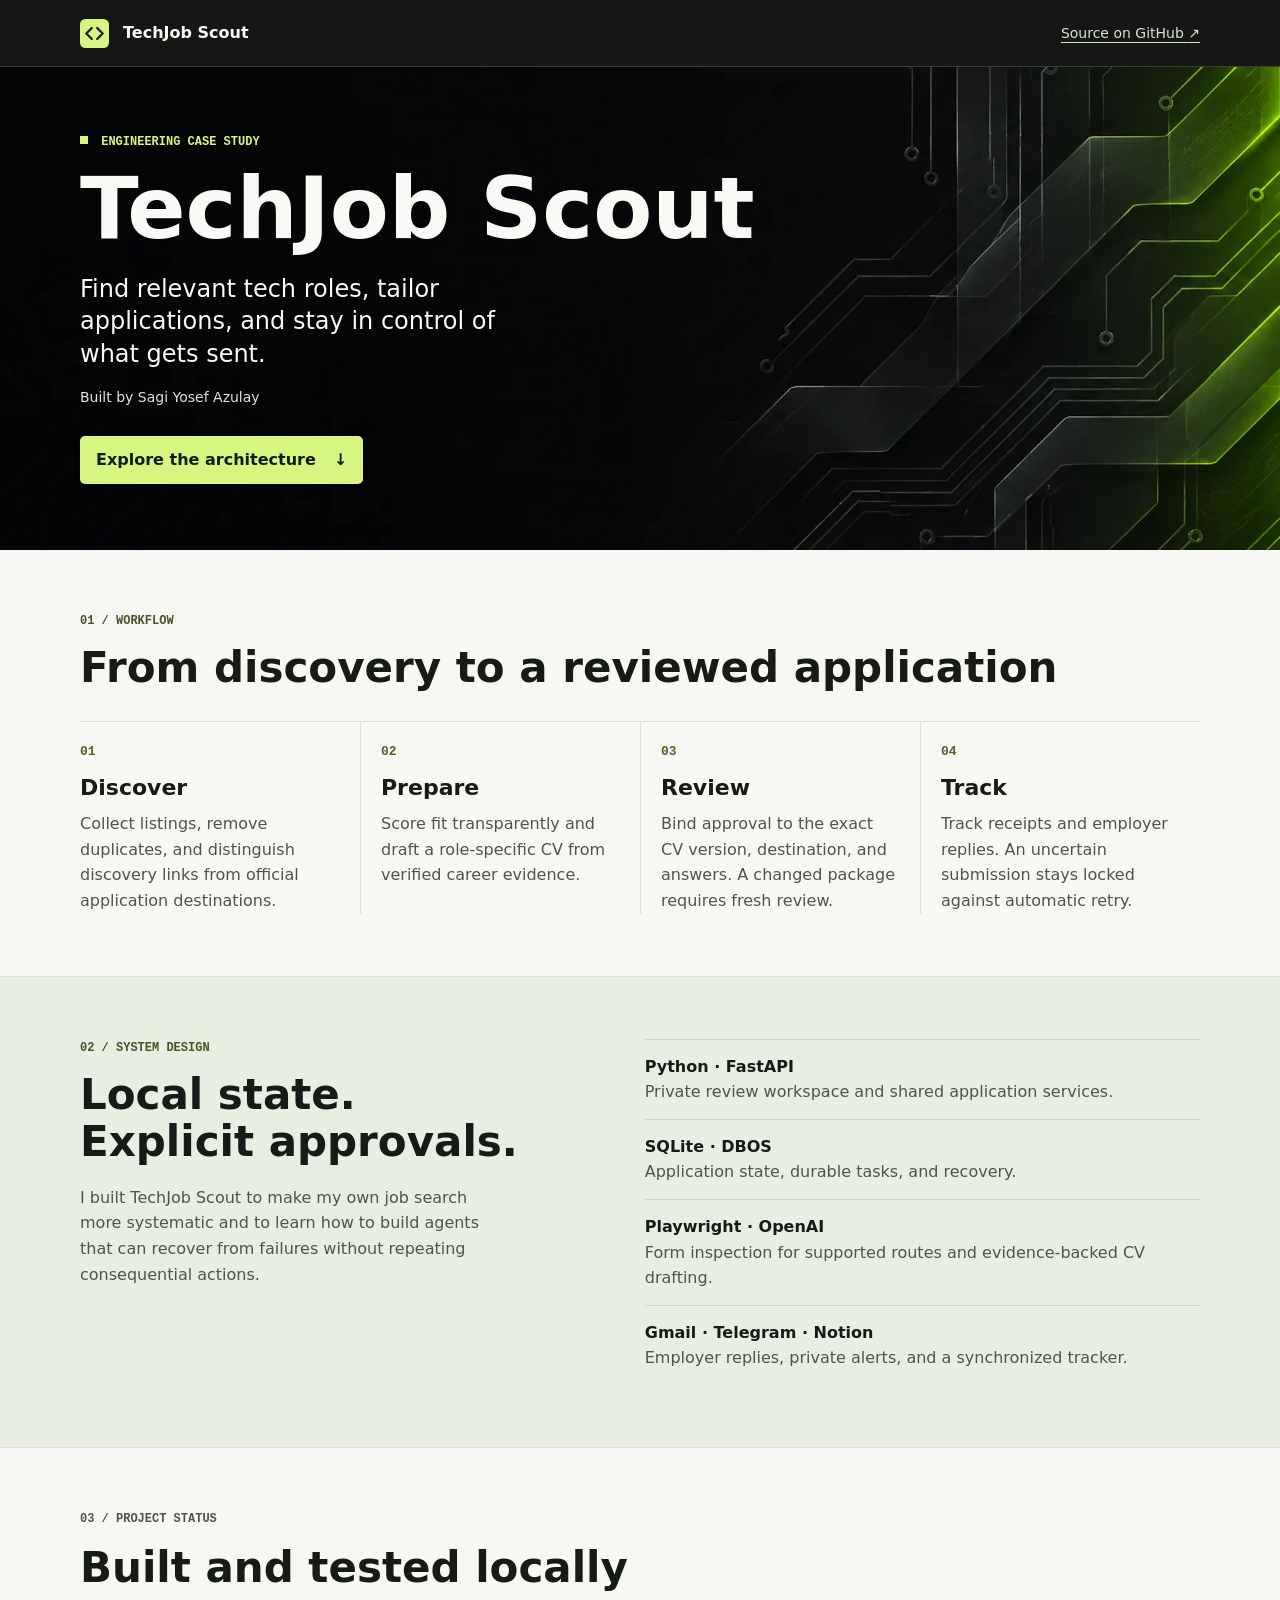
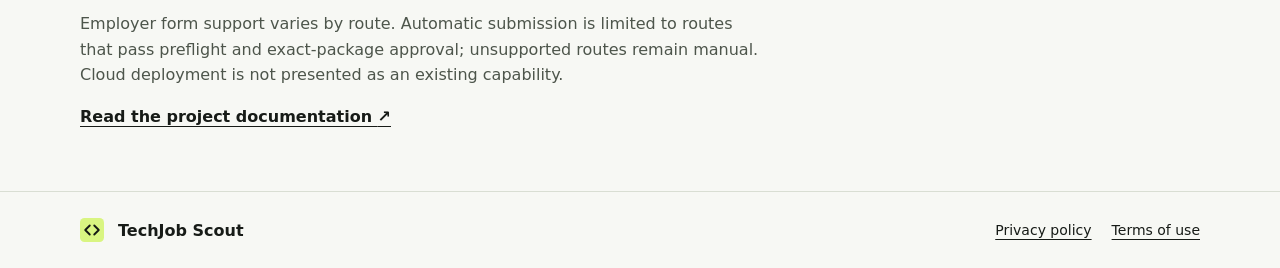
<file: index.html>
<!doctype html>
<html lang="en">
<head>
<meta charset="utf-8">
<meta name="viewport" content="width=device-width, initial-scale=1">
<meta name="description" content="TechJob Scout is Sagi Yosef Azulay’s local-first job-search agent, built around human review and durable workflows.">
<meta name="theme-color" content="#141714">
<title>TechJob Scout | Engineering Case Study</title>
<link rel="icon" href="mark.svg" type="image/svg+xml">
<link rel="stylesheet" href="style.css">
</head>
<body>
<header class="top"><nav class="wrap" aria-label="Main navigation"><a class="brand" href="./"><img src="mark.svg" alt="" width="29" height="29">TechJob Scout</a><a class="source" href="https://github.com/sagir567/BackendScout">Source on GitHub <span aria-hidden="true">↗</span></a></nav></header>
<main>
<section class="hero">
  <div class="wrap">
    <p class="eyebrow"><span class="signal"></span> ENGINEERING CASE STUDY</p>
    <h1>TechJob Scout</h1>
    <p class="lede">Find relevant tech roles, tailor applications, and stay in control of what gets sent.</p>
    <p class="byline">Built by Sagi Yosef Azulay</p>
    <a class="cta" href="#architecture">Explore the architecture <span aria-hidden="true">↓</span></a>
  </div>
</section>
<section class="wrap section" id="architecture">
  <p class="eyebrow">01 / WORKFLOW</p>
  <h2>From discovery to a reviewed application</h2>
  <ol class="steps">
    <li><span>01</span><h3>Discover</h3><p>Collect listings, remove duplicates, and distinguish discovery links from official application destinations.</p></li>
    <li><span>02</span><h3>Prepare</h3><p>Score fit transparently and draft a role-specific CV from verified career evidence.</p></li>
    <li><span>03</span><h3>Review</h3><p>Bind approval to the exact CV version, destination, and answers. A changed package requires fresh review.</p></li>
    <li><span>04</span><h3>Track</h3><p>Track receipts and employer replies. An uncertain submission stays locked against automatic retry.</p></li>
  </ol>
</section>
<section class="system">
  <div class="wrap section system-grid">
    <div><p class="eyebrow">02 / SYSTEM DESIGN</p><h2>Local state.<br>Explicit approvals.</h2><p>I built TechJob Scout to make my own job search more systematic and to learn how to build agents that can recover from failures without repeating consequential actions.</p></div>
    <dl>
      <div><dt>Python · FastAPI</dt><dd>Private review workspace and shared application services.</dd></div>
      <div><dt>SQLite · DBOS</dt><dd>Application state, durable tasks, and recovery.</dd></div>
      <div><dt>Playwright · OpenAI</dt><dd>Form inspection for supported routes and evidence-backed CV drafting.</dd></div>
      <div><dt>Gmail · Telegram · Notion</dt><dd>Employer replies, private alerts, and a synchronized tracker.</dd></div>
    </dl>
  </div>
</section>
<section class="wrap section status"><p class="eyebrow">03 / PROJECT STATUS</p><h2>Built and tested locally</h2><p>Employer form support varies by route. Automatic submission is limited to routes that pass preflight and exact-package approval; unsupported routes remain manual. Cloud deployment is not presented as an existing capability.</p><a href="https://github.com/sagir567/BackendScout">Read the project documentation <span aria-hidden="true">↗</span></a></section>
</main>
<footer><div class="wrap foot"><a class="brand" href="./"><img src="mark.svg" alt="" width="24" height="24">TechJob Scout</a><nav aria-label="Site policies"><a href="privacy.html">Privacy policy</a><a href="terms.html">Terms of use</a></nav></div></footer>
</body>
</html>
</file>
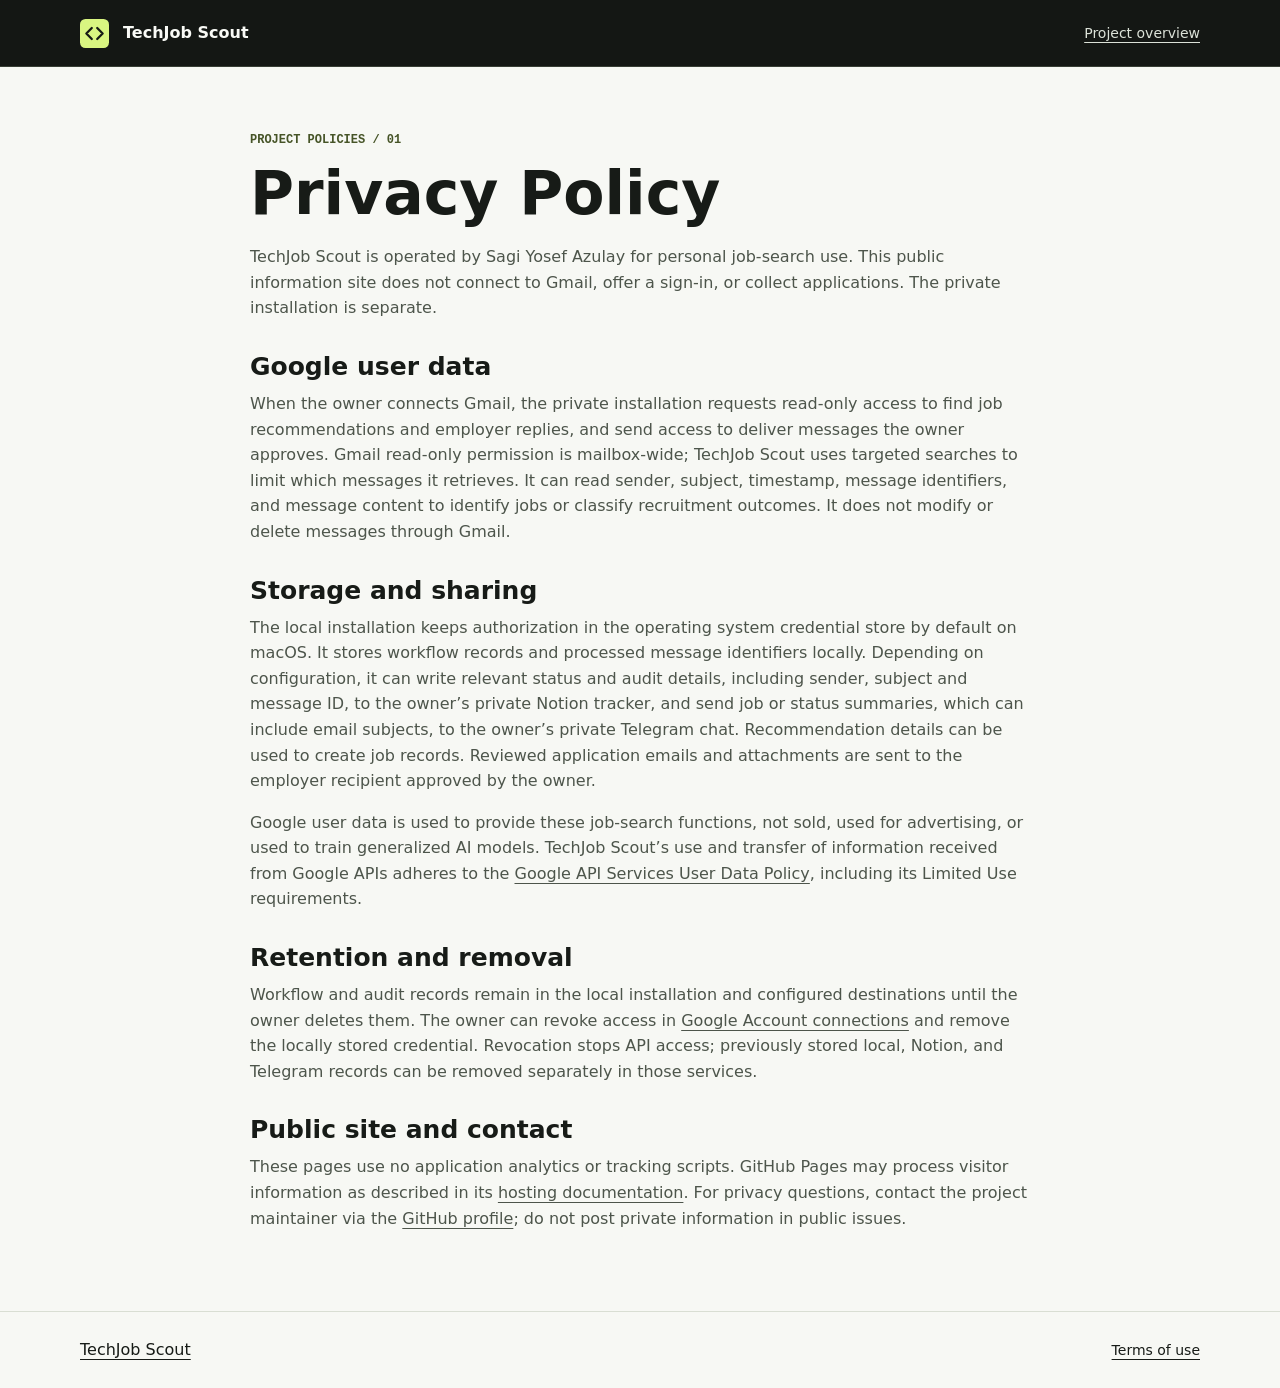
<file: privacy.html>
<!doctype html>
<html lang="en">
<head><meta charset="utf-8"><meta name="viewport" content="width=device-width, initial-scale=1"><title>Privacy Policy | TechJob Scout</title><link rel="icon" href="mark.svg" type="image/svg+xml"><link rel="stylesheet" href="style.css"></head>
<body>
<header class="top"><nav class="wrap" aria-label="Main navigation"><a class="brand" href="./"><img src="mark.svg" alt="" width="29" height="29">TechJob Scout</a><a class="source" href="./">Project overview</a></nav></header>
<main class="wrap policy">
<p class="eyebrow">PROJECT POLICIES / 01</p><h1>Privacy Policy</h1>
<p>TechJob Scout is operated by Sagi Yosef Azulay for personal job-search use. This public information site does not connect to Gmail, offer a sign-in, or collect applications. The private installation is separate.</p>
<h2>Google user data</h2>
<p>When the owner connects Gmail, the private installation requests read-only access to find job recommendations and employer replies, and send access to deliver messages the owner approves. Gmail read-only permission is mailbox-wide; TechJob Scout uses targeted searches to limit which messages it retrieves. It can read sender, subject, timestamp, message identifiers, and message content to identify jobs or classify recruitment outcomes. It does not modify or delete messages through Gmail.</p>
<h2>Storage and sharing</h2>
<p>The local installation keeps authorization in the operating system credential store by default on macOS. It stores workflow records and processed message identifiers locally. Depending on configuration, it can write relevant status and audit details, including sender, subject and message ID, to the owner’s private Notion tracker, and send job or status summaries, which can include email subjects, to the owner’s private Telegram chat. Recommendation details can be used to create job records. Reviewed application emails and attachments are sent to the employer recipient approved by the owner.</p>
<p>Google user data is used to provide these job-search functions, not sold, used for advertising, or used to train generalized AI models. TechJob Scout’s use and transfer of information received from Google APIs adheres to the <a href="https://developers.google.com/terms/api-services-user-data-policy">Google API Services User Data Policy</a>, including its Limited Use requirements.</p>
<h2>Retention and removal</h2>
<p>Workflow and audit records remain in the local installation and configured destinations until the owner deletes them. The owner can revoke access in <a href="https://myaccount.google.com/connections">Google Account connections</a> and remove the locally stored credential. Revocation stops API access; previously stored local, Notion, and Telegram records can be removed separately in those services.</p>
<h2>Public site and contact</h2>
<p>These pages use no application analytics or tracking scripts. GitHub Pages may process visitor information as described in its <a href="https://docs.github.com/en/pages/getting-started-with-github-pages/what-is-github-pages#data-collection">hosting documentation</a>. For privacy questions, contact the project maintainer via the <a href="https://github.com/sagir567">GitHub profile</a>; do not post private information in public issues.</p>
</main>
<footer><div class="wrap foot"><a href="./">TechJob Scout</a><nav aria-label="Site policies"><a href="terms.html">Terms of use</a></nav></div></footer>
</body>
</html>
</file>
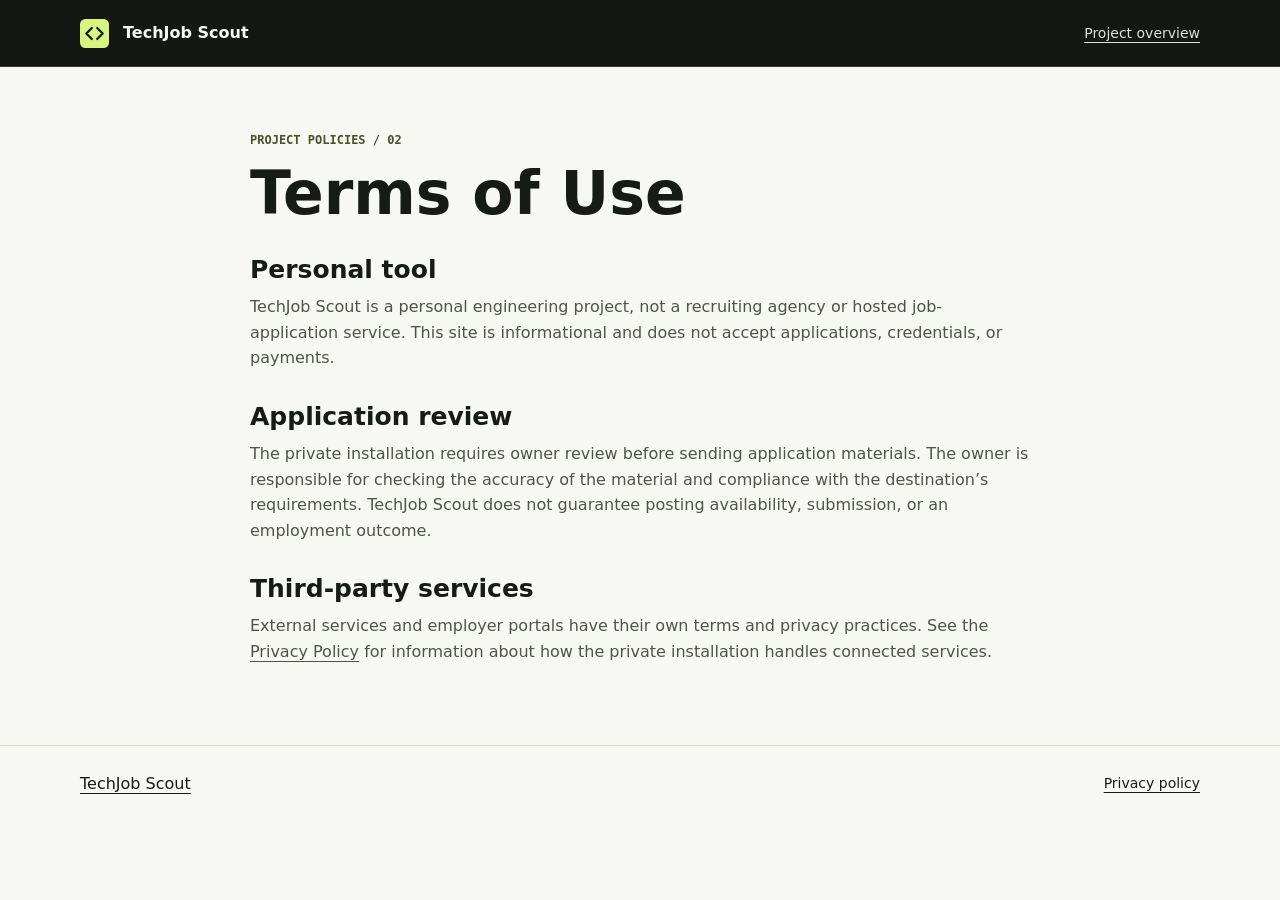
<file: terms.html>
<!doctype html>
<html lang="en">
<head><meta charset="utf-8"><meta name="viewport" content="width=device-width, initial-scale=1"><title>Terms of Use | TechJob Scout</title><link rel="icon" href="mark.svg" type="image/svg+xml"><link rel="stylesheet" href="style.css"></head>
<body>
<header class="top"><nav class="wrap" aria-label="Main navigation"><a class="brand" href="./"><img src="mark.svg" alt="" width="29" height="29">TechJob Scout</a><a class="source" href="./">Project overview</a></nav></header>
<main class="wrap policy">
<p class="eyebrow">PROJECT POLICIES / 02</p><h1>Terms of Use</h1>
<h2>Personal tool</h2><p>TechJob Scout is a personal engineering project, not a recruiting agency or hosted job-application service. This site is informational and does not accept applications, credentials, or payments.</p>
<h2>Application review</h2><p>The private installation requires owner review before sending application materials. The owner is responsible for checking the accuracy of the material and compliance with the destination’s requirements. TechJob Scout does not guarantee posting availability, submission, or an employment outcome.</p>
<h2>Third-party services</h2><p>External services and employer portals have their own terms and privacy practices. See the <a href="privacy.html">Privacy Policy</a> for information about how the private installation handles connected services.</p>
</main>
<footer><div class="wrap foot"><a href="./">TechJob Scout</a><nav aria-label="Site policies"><a href="privacy.html">Privacy policy</a></nav></div></footer>
</body>
</html>
</file>
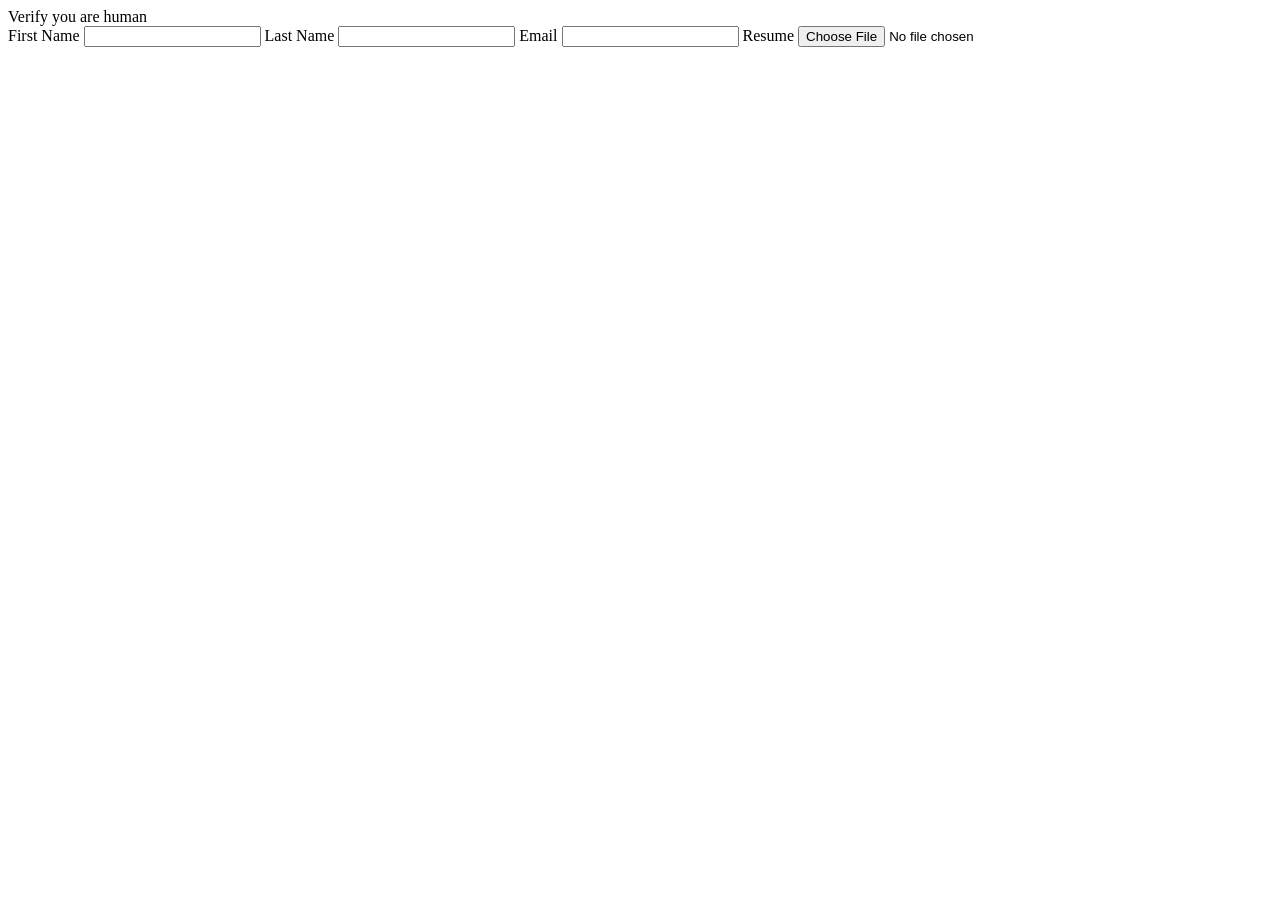
<file: tests/fixtures/verification_handoff.html>
<!doctype html>
<html lang="en">
  <head>
    <meta charset="utf-8">
    <title>BackendScout verification handoff fixture</title>
  </head>
  <body>
    <div id="verification">Verify you are human</div>
    <form>
      <label>First Name <input name="first_name" required></label>
      <label>Last Name <input name="last_name" required></label>
      <label>Email <input name="email" type="email" required></label>
      <label>Resume <input name="resume" type="file" required></label>
    </form>
    <script>
      window.setTimeout(() => {
        document.querySelector("#verification").remove();
      }, 1500);
    </script>
  </body>
</html>
</file>
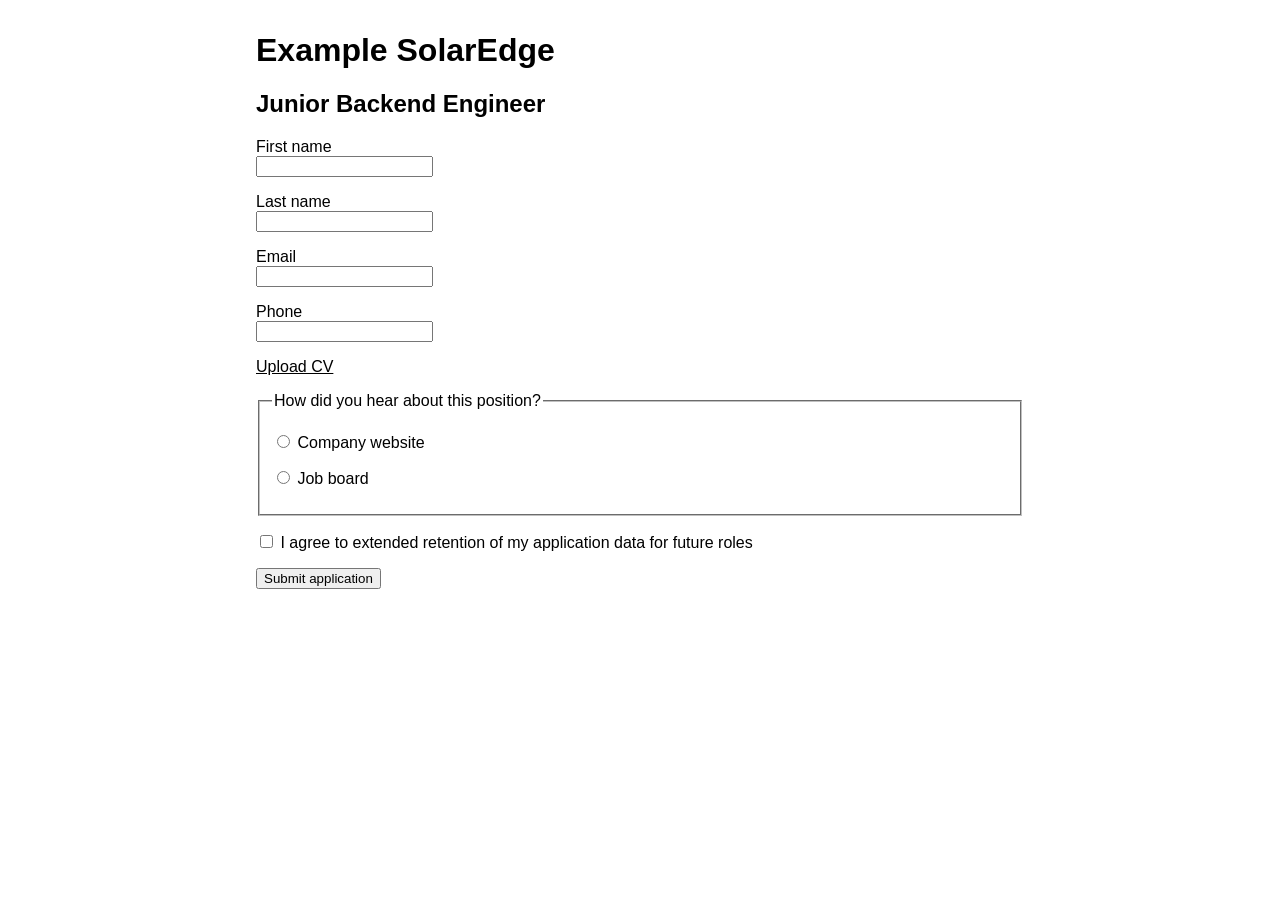
<file: tests/fixtures/employer_forms/comeet-form.html>
<!doctype html>
<html lang="en">
  <head>
    <meta charset="utf-8">
    <meta name="viewport" content="width=device-width, initial-scale=1">
    <meta http-equiv="Content-Security-Policy" content="default-src 'none'; script-src 'unsafe-inline'; style-src 'unsafe-inline'; form-action 'none'; base-uri 'none'">
    <title>Example SolarEdge | Junior Backend Engineer</title>
    <script type="application/ld+json">
      {
        "@context": "https://schema.org",
        "@type": "JobPosting",
        "title": "Junior Backend Engineer",
        "hiringOrganization": {"@type": "Organization", "name": "Example SolarEdge"}
      }
    </script>
    <style>
      body { max-width: 48rem; margin: 2rem auto; padding: 0 1rem; font-family: sans-serif; }
      label { display: block; margin: 1rem 0; }
      input:not([type="radio"]):not([type="checkbox"]) { display: block; max-width: 100%; }
      [hidden] { display: none !important; }
      label[for="cv"] { cursor: pointer; text-decoration: underline; }
    </style>
  </head>
  <body>
    <main>
      <h1>Example SolarEdge</h1>
      <h2 id="job-title">Junior Backend Engineer</h2>
      <form id="application-form" aria-labelledby="job-title" method="post">
        <label for="first-name">First name
          <input id="first-name" name="first_name" autocomplete="given-name" required>
        </label>
        <label for="last-name">Last name
          <input id="last-name" name="last_name" autocomplete="family-name" required>
        </label>
        <label for="email">Email
          <input id="email" name="email" type="email" autocomplete="email" required>
        </label>
        <label for="phone">Phone
          <input id="phone" name="phone" type="tel" autocomplete="tel" required>
        </label>
        <input id="cv" name="cv" type="file" accept=".pdf,.doc,.docx" required hidden>
        <label for="cv">Upload CV</label>
        <fieldset>
          <legend>How did you hear about this position?</legend>
          <label for="source-site">
            <input id="source-site" name="source" type="radio" value="site" required>
            Company website
          </label>
          <label for="source-board">
            <input id="source-board" name="source" type="radio" value="board" required>
            Job board
          </label>
        </fieldset>
        <label for="retention">
          <input id="retention" name="extended_data_retention" type="checkbox">
          I agree to extended retention of my application data for future roles
        </label>
        <button type="submit">Submit application</button>
      </form>
    </main>
    <script>
      window.sent = 0;
      window.received = null;
      const form = document.getElementById("application-form");
      form.onsubmit = (event) => {
        event.preventDefault();
        const file = form.querySelector('input[type="file"]').files[0];
        window.sent += 1;
        window.received = {
          filename: file ? file.name : "",
          size: file ? file.size : 0,
          marketing: false,
          answers: Object.fromEntries([...new FormData(form)].filter(([, value]) => typeof value === "string"))
        };
        window.setTimeout(() => {
          const receipt = document.createElement("p");
          receipt.id = "receipt";
          receipt.setAttribute("role", "status");
          receipt.textContent = "Your application has been submitted. Good luck!";
          form.after(receipt);
        }, 150);
      };
    </script>
  </body>
</html>
</file>
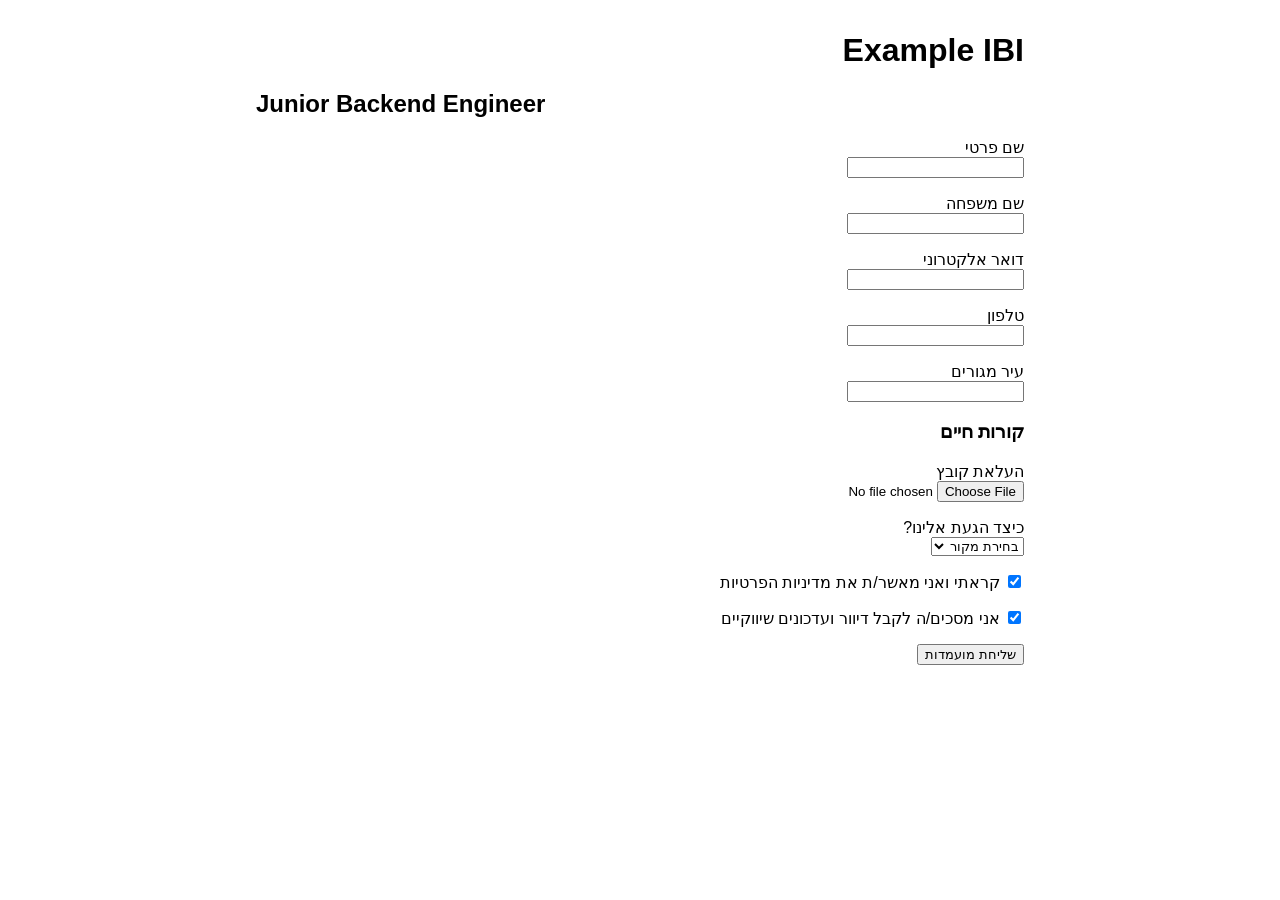
<file: tests/fixtures/employer_forms/ibi.html>
<!doctype html>
<html lang="he" dir="rtl">
  <head>
    <meta charset="utf-8">
    <meta name="viewport" content="width=device-width, initial-scale=1">
    <meta http-equiv="Content-Security-Policy" content="default-src 'none'; script-src 'unsafe-inline'; style-src 'unsafe-inline'; form-action 'none'; base-uri 'none'">
    <title>Example IBI | Junior Backend Engineer</title>
    <script type="application/ld+json">
      {
        "@context": "https://schema.org",
        "@type": "JobPosting",
        "title": "Junior Backend Engineer",
        "hiringOrganization": {"@type": "Organization", "name": "Example IBI"}
      }
    </script>
    <style>
      body { max-width: 48rem; margin: 2rem auto; padding: 0 1rem; font-family: sans-serif; }
      label { display: block; margin: 1rem 0; }
      input:not([type="checkbox"]), select { display: block; max-width: 100%; }
    </style>
  </head>
  <body>
    <main>
      <h1>Example IBI</h1>
      <h2 id="job-title" dir="ltr">Junior Backend Engineer</h2>
      <form id="application-form" aria-labelledby="job-title" method="post">
        <label for="given-name">שם פרטי
          <input id="given-name" name="given_name" autocomplete="given-name" required>
        </label>
        <label for="family-name">שם משפחה
          <input id="family-name" name="family_name" autocomplete="family-name" required>
        </label>
        <label for="email">דואר אלקטרוני
          <input id="email" name="email" type="email" autocomplete="email" required>
        </label>
        <label for="phone">טלפון
          <input id="phone" name="phone" type="tel" autocomplete="tel" required>
        </label>
        <label for="city">עיר מגורים
          <input id="city" name="city" autocomplete="address-level2">
        </label>
        <section aria-labelledby="cv-heading">
          <h3 id="cv-heading">קורות חיים</h3>
          <label for="attachment">העלאת קובץ
            <input id="attachment" name="attachment" type="file" accept=".pdf,.doc,.docx" required>
          </label>
        </section>
        <label for="source">כיצד הגעת אלינו?
          <select id="source" name="source" required>
            <option value="">בחירת מקור</option>
            <option value="site">אתר החברה</option>
            <option value="board">לוח דרושים</option>
          </select>
        </label>
        <label for="privacy">
          <input id="privacy" name="Privacy_Policy_Approval__c" type="checkbox" checked required>
          קראתי ואני מאשר/ת את מדיניות הפרטיות
        </label>
        <label for="marketing">
          <input id="marketing" name="Mailing_Consent__c" type="checkbox" checked>
          אני מסכים/ה לקבל דיוור ועדכונים שיווקיים
        </label>
        <button type="submit">שליחת מועמדות</button>
      </form>
    </main>
    <script>
      window.sent = 0;
      window.received = null;
      const form = document.getElementById("application-form");
      form.onsubmit = (event) => {
        event.preventDefault();
        const file = form.querySelector('input[type="file"]').files[0];
        const receipt = {
          filename: file ? file.name : "",
          size: file ? file.size : 0,
          marketing: form.elements.namedItem("Mailing_Consent__c").checked,
          answers: Object.fromEntries([...new FormData(form)].filter(([, value]) => typeof value === "string"))
        };
        window.sent += 1;
        window.received = receipt;
        form.reset();
        window.setTimeout(() => {
          const message = document.createElement("p");
          message.id = "receipt";
          message.setAttribute("role", "status");
          message.textContent = "ההודעה נשלחה.";
          form.after(message);
        }, 150);
      };
    </script>
  </body>
</html>
</file>
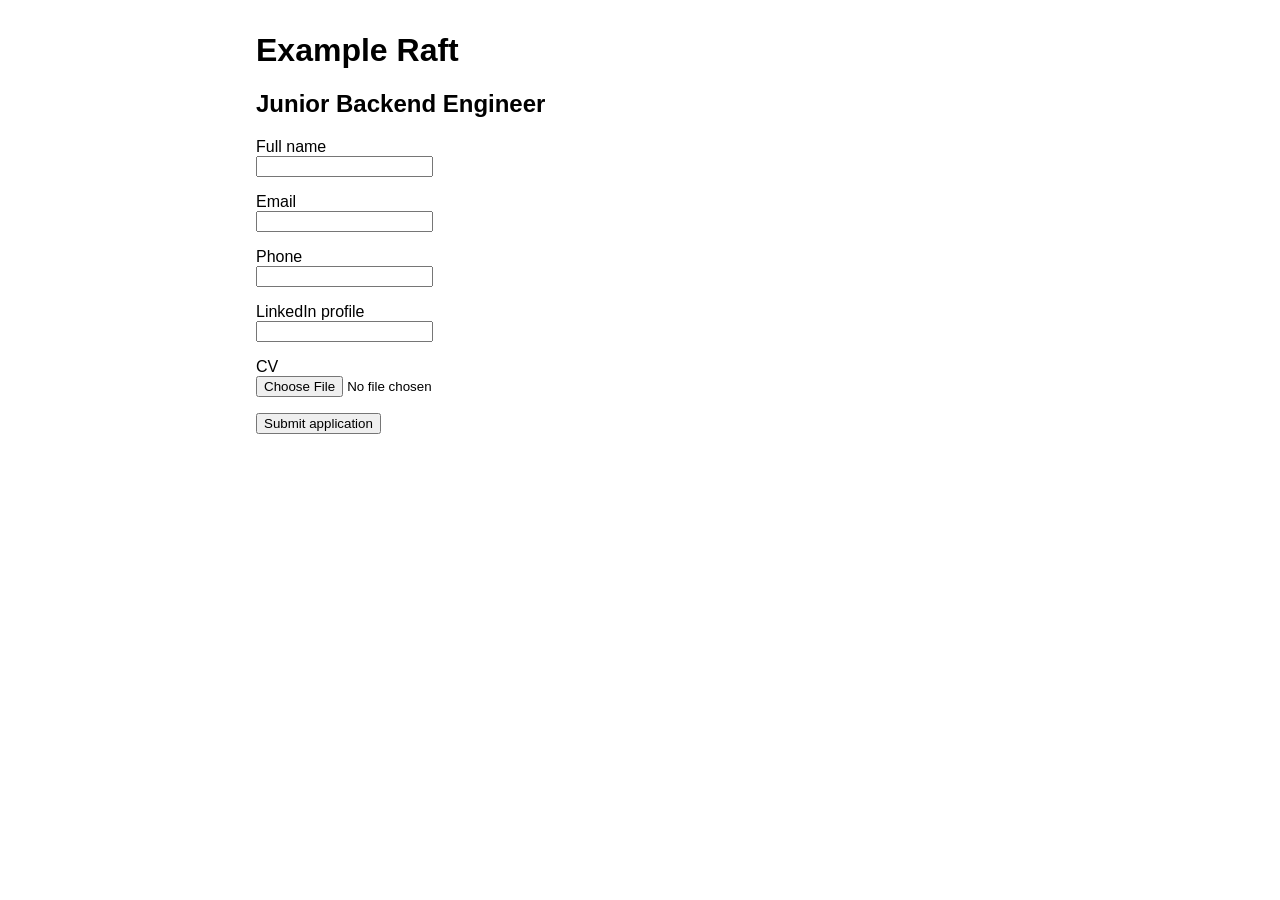
<file: tests/fixtures/employer_forms/raft.html>
<!doctype html>
<html lang="en">
  <head>
    <meta charset="utf-8">
    <meta name="viewport" content="width=device-width, initial-scale=1">
    <meta http-equiv="Content-Security-Policy" content="default-src 'none'; script-src 'unsafe-inline'; style-src 'unsafe-inline'; form-action 'none'; base-uri 'none'">
    <title>Example Raft | Junior Backend Engineer</title>
    <script type="application/ld+json">
      {
        "@context": "https://schema.org",
        "@type": "JobPosting",
        "title": "Junior Backend Engineer",
        "hiringOrganization": {"@type": "Organization", "name": "Example Raft"}
      }
    </script>
    <style>
      body { max-width: 48rem; margin: 2rem auto; padding: 0 1rem; font-family: sans-serif; }
      label { display: block; margin: 1rem 0; }
      input { display: block; max-width: 100%; }
    </style>
  </head>
  <body>
    <main>
      <h1>Example Raft</h1>
      <h2 id="job-title">Junior Backend Engineer</h2>
      <form id="application-form" aria-labelledby="job-title" method="post">
        <label for="full-name">Full name
          <input id="full-name" name="full_name" autocomplete="name" required>
        </label>
        <label for="email">Email
          <input id="email" name="email" type="email" autocomplete="email" required>
        </label>
        <label for="phone">Phone
          <input id="phone" name="phone" type="tel" autocomplete="tel" required>
        </label>
        <label for="linkedin">LinkedIn profile
          <input id="linkedin" name="linkedin" type="url">
        </label>
        <label for="cv">CV
          <input id="cv" name="cv" type="file" accept=".pdf,.doc,.docx" required>
        </label>
        <button type="submit">Submit application</button>
      </form>
    </main>
    <script>
      window.sent = 0;
      window.received = null;
      const form = document.getElementById("application-form");
      form.onsubmit = (event) => {
        event.preventDefault();
        const file = form.querySelector('input[type="file"]').files[0];
        window.sent += 1;
        window.received = {
          filename: file ? file.name : "",
          size: file ? file.size : 0,
          marketing: false,
          answers: Object.fromEntries([...new FormData(form)].filter(([, value]) => typeof value === "string"))
        };
        window.setTimeout(() => {
          const receipt = document.createElement("p");
          receipt.id = "receipt";
          receipt.setAttribute("role", "status");
          receipt.textContent = "Your form has been successfully submitted";
          form.after(receipt);
        }, 150);
      };
    </script>
  </body>
</html>
</file>
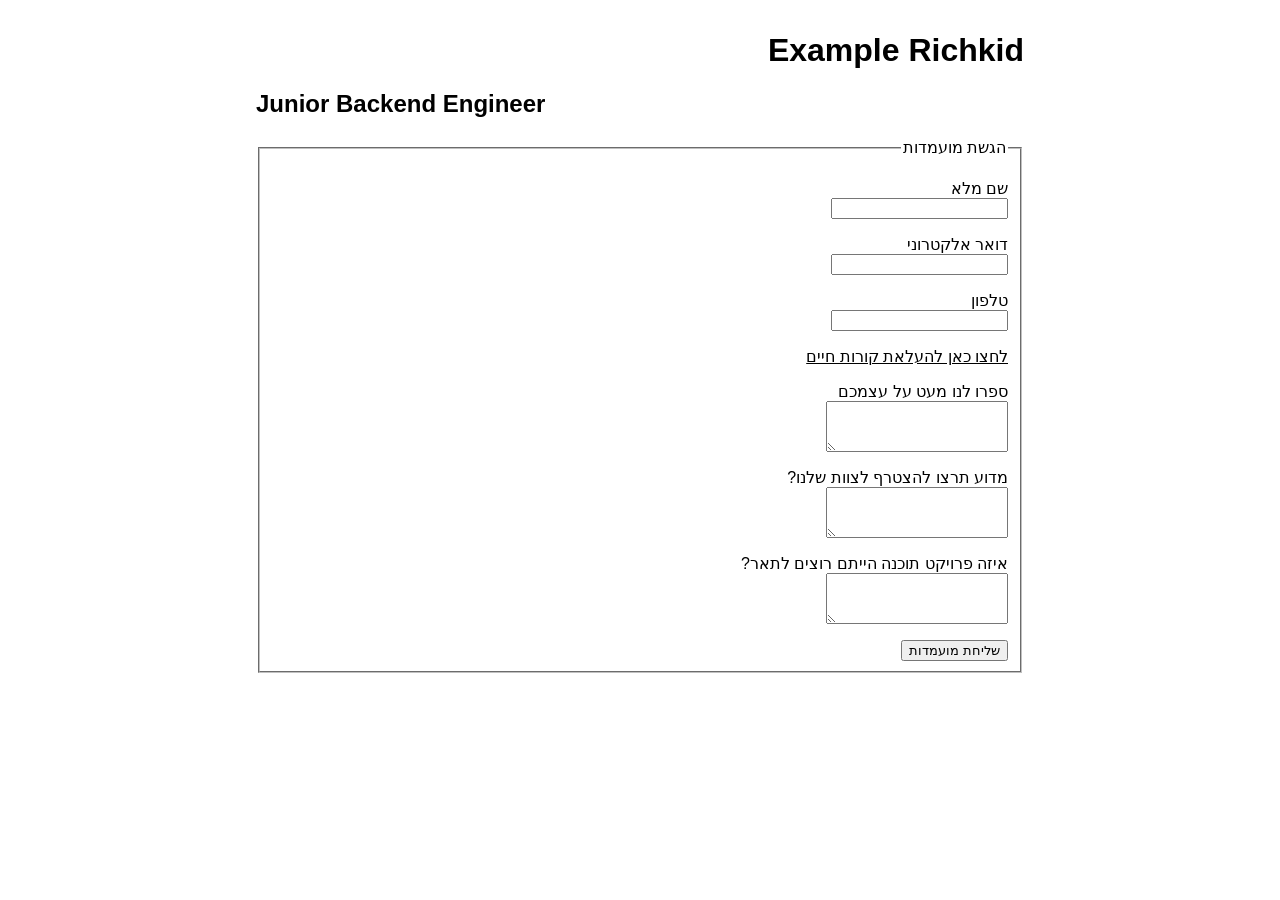
<file: tests/fixtures/employer_forms/richkid.html>
<!doctype html>
<html lang="he" dir="rtl">
  <head>
    <meta charset="utf-8">
    <meta name="viewport" content="width=device-width, initial-scale=1">
    <meta http-equiv="Content-Security-Policy" content="default-src 'none'; script-src 'unsafe-inline'; style-src 'unsafe-inline'; form-action 'none'; base-uri 'none'">
    <title>Example Richkid | Junior Backend Engineer</title>
    <script type="application/ld+json">
      {
        "@context": "https://schema.org",
        "@type": "JobPosting",
        "title": "Junior Backend Engineer",
        "hiringOrganization": {"@type": "Organization", "name": "Example Richkid"}
      }
    </script>
    <style>
      body { max-width: 48rem; margin: 2rem auto; padding: 0 1rem; font-family: sans-serif; }
      label { display: block; margin: 1rem 0; }
      input, textarea { display: block; max-width: 100%; }
      [hidden] { display: none !important; }
      label[for="cv"] { cursor: pointer; text-decoration: underline; }
    </style>
  </head>
  <body>
    <main>
      <h1>Example Richkid</h1>
      <h2 id="job-title" dir="ltr">Junior Backend Engineer</h2>
      <form id="application-form" aria-labelledby="job-title" method="post">
        <fieldset>
          <legend>הגשת מועמדות</legend>
          <label for="full-name">שם מלא
            <input id="full-name" name="full_name" autocomplete="name" required>
          </label>
          <label for="email">דואר אלקטרוני
            <input id="email" name="email" type="email" autocomplete="email" required>
          </label>
          <label for="phone">טלפון
            <input id="phone" name="phone" type="tel" autocomplete="tel" required>
          </label>
          <input id="cv" name="cv" type="file" accept=".pdf,.doc,.docx" required hidden>
          <label for="cv">לחצו כאן להעלאת קורות חיים</label>
          <label for="about-you">ספרו לנו מעט על עצמכם
            <textarea id="about-you" name="about_you" rows="3" required></textarea>
          </label>
          <label for="motivation">מדוע תרצו להצטרף לצוות שלנו?
            <textarea id="motivation" name="motivation" rows="3" required></textarea>
          </label>
          <label for="project">איזה פרויקט תוכנה הייתם רוצים לתאר?
            <textarea id="project" name="project" rows="3" required></textarea>
          </label>
          <button type="button" onclick="this.form.requestSubmit()">שליחת מועמדות</button>
        </fieldset>
      </form>
      <p id="receipt" role="status" hidden>Your application has been submitted.</p>
    </main>
    <script>
      window.sent = 0;
      window.received = null;
      const form = document.getElementById("application-form");
      form.onsubmit = (event) => {
        event.preventDefault();
        const file = form.querySelector('input[type="file"]').files[0];
        window.sent += 1;
        window.received = {
          filename: file ? file.name : "",
          size: file ? file.size : 0,
          marketing: false,
          answers: Object.fromEntries([...new FormData(form)].filter(([, value]) => typeof value === "string"))
        };
        window.setTimeout(() => {
          document.getElementById("receipt").hidden = false;
        }, 150);
      };
    </script>
  </body>
</html>
</file>
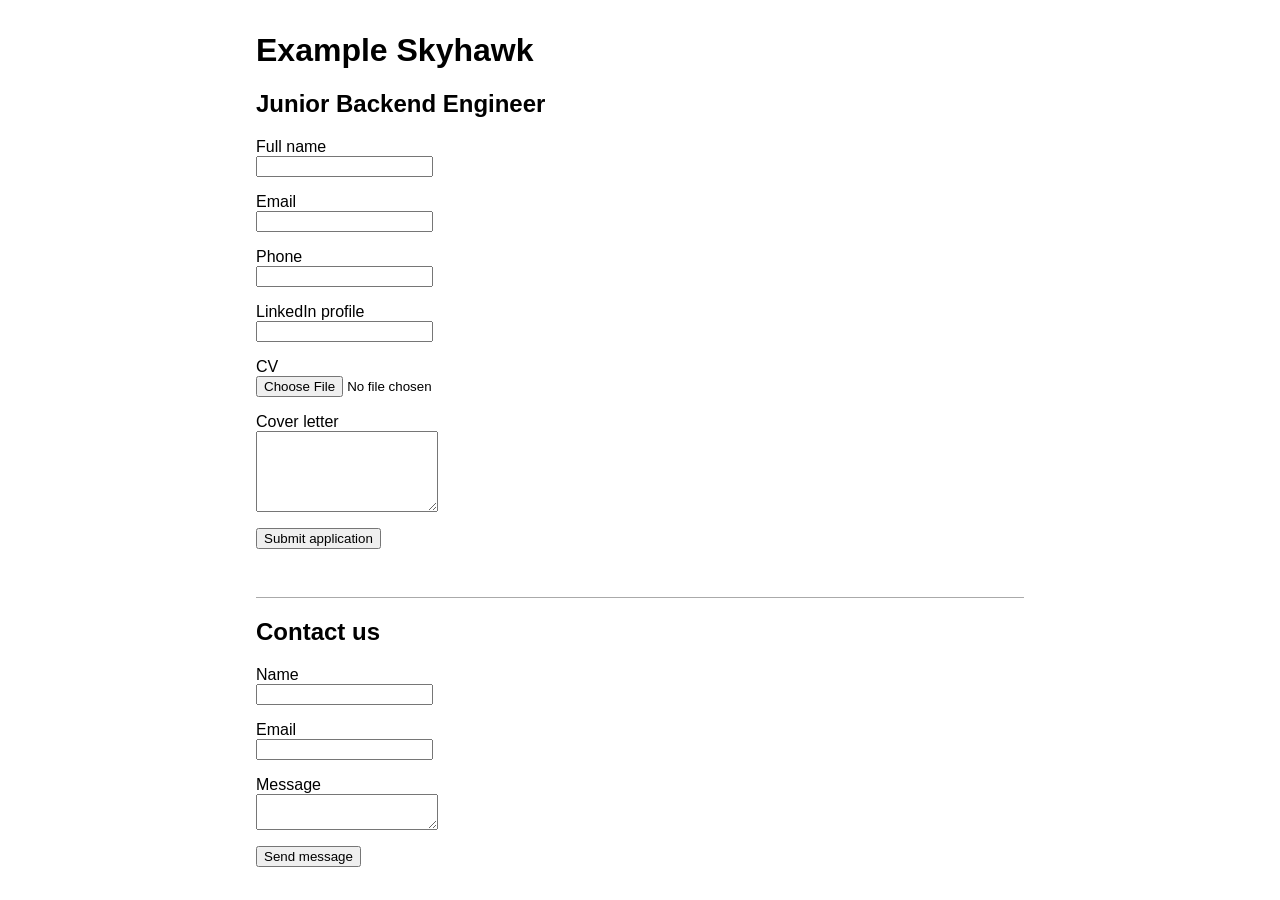
<file: tests/fixtures/employer_forms/skyhawk.html>
<!doctype html>
<html lang="en">
  <head>
    <meta charset="utf-8">
    <meta name="viewport" content="width=device-width, initial-scale=1">
    <meta http-equiv="Content-Security-Policy" content="default-src 'none'; script-src 'unsafe-inline'; style-src 'unsafe-inline'; form-action 'none'; base-uri 'none'">
    <title>Example Skyhawk | Junior Backend Engineer</title>
    <script type="application/ld+json">
      {
        "@context": "https://schema.org",
        "@type": "JobPosting",
        "title": "Junior Backend Engineer",
        "hiringOrganization": {"@type": "Organization", "name": "Example Skyhawk"}
      }
    </script>
    <style>
      body { max-width: 48rem; margin: 2rem auto; padding: 0 1rem; font-family: sans-serif; }
      label { display: block; margin: 1rem 0; }
      input, textarea { display: block; max-width: 100%; }
      footer { margin-top: 3rem; border-top: 1px solid #aaa; }
    </style>
  </head>
  <body>
    <main>
      <h1>Example Skyhawk</h1>
      <h2 id="job-title">Junior Backend Engineer</h2>
      <form id="application-form" aria-labelledby="job-title" method="post">
        <label for="full-name">Full name
          <input id="full-name" name="full_name" autocomplete="name" required>
        </label>
        <label for="email">Email
          <input id="email" name="email" type="email" autocomplete="email" required>
        </label>
        <label for="phone">Phone
          <input id="phone" name="phone" type="tel" autocomplete="tel" required>
        </label>
        <label for="linkedin">LinkedIn profile
          <input id="linkedin" name="linkedin" type="url">
        </label>
        <label for="cv">CV
          <input id="cv" name="cv" type="file" accept=".pdf,.doc,.docx" required>
        </label>
        <label for="cover-letter">Cover letter
          <textarea id="cover-letter" name="cover_letter" rows="5" required></textarea>
        </label>
        <button type="submit">Submit application</button>
      </form>
    </main>
    <footer>
      <h2>Contact us</h2>
      <form id="contact-form" method="post" onsubmit="event.preventDefault()">
        <label for="contact-name">Name <input id="contact-name" name="contact_name" required></label>
        <label for="contact-email">Email <input id="contact-email" name="contact_email" type="email" required></label>
        <label for="contact-message">Message <textarea id="contact-message" name="message" required></textarea></label>
        <button type="submit">Send message</button>
      </form>
    </footer>
    <script>
      window.sent = 0;
      window.received = null;
      const form = document.getElementById("application-form");
      form.onsubmit = (event) => {
        event.preventDefault();
        const file = form.querySelector('input[type="file"]').files[0];
        window.sent += 1;
        window.received = {
          filename: file ? file.name : "",
          size: file ? file.size : 0,
          marketing: false,
          answers: Object.fromEntries([...new FormData(form)].filter(([, value]) => typeof value === "string"))
        };
        window.setTimeout(() => {
          const receipt = document.createElement("p");
          receipt.id = "receipt";
          receipt.setAttribute("role", "status");
          receipt.textContent = "Your application has been submitted.";
          form.after(receipt);
        }, 150);
      };
    </script>
  </body>
</html>
</file>
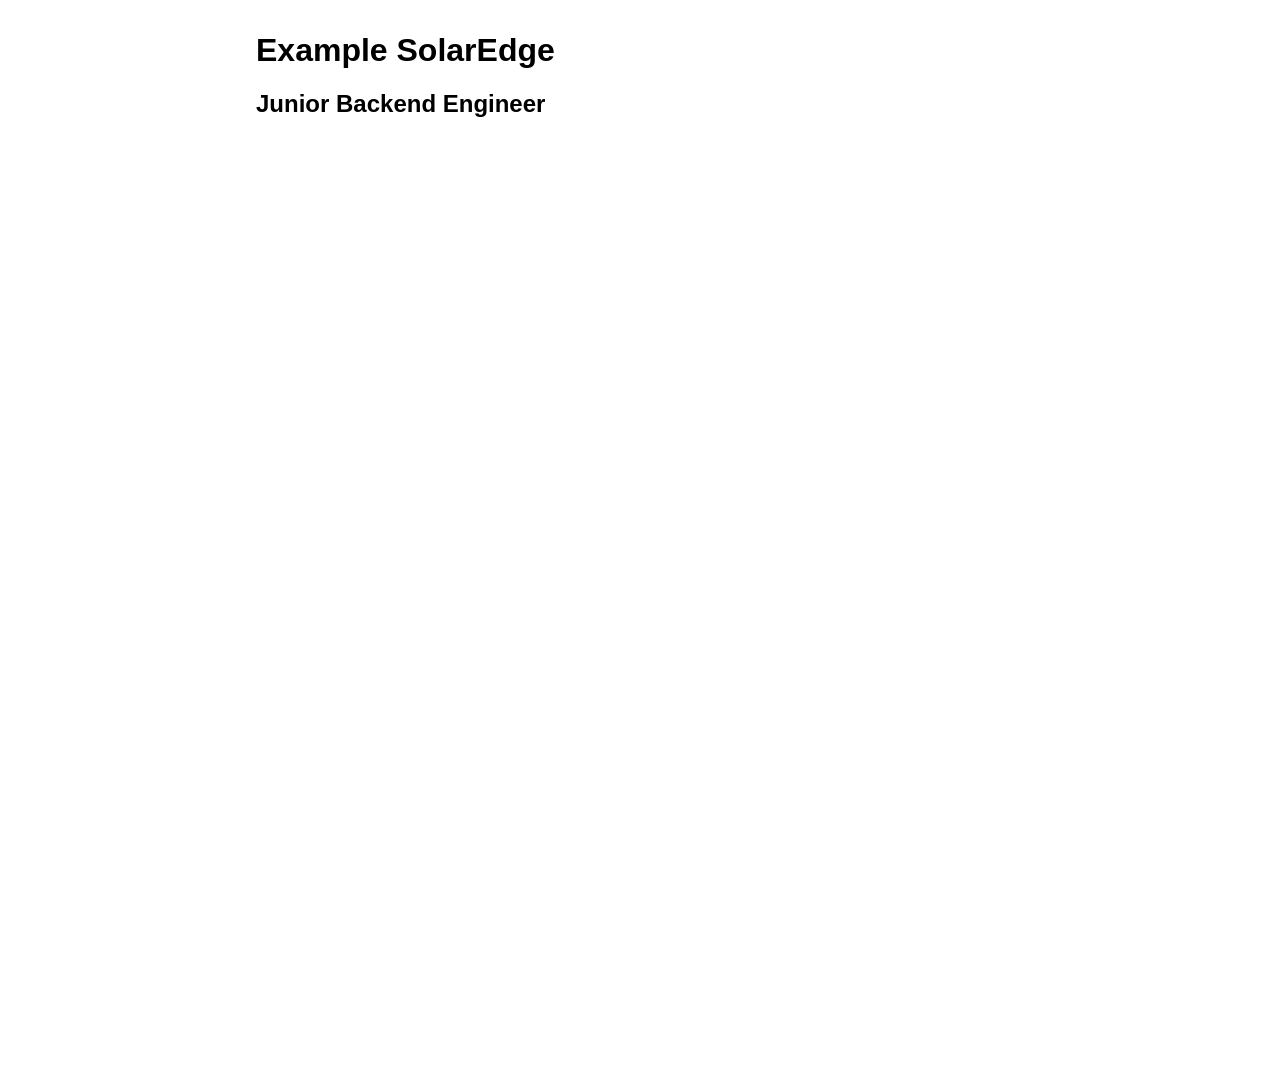
<file: tests/fixtures/employer_forms/solaredge.html>
<!doctype html>
<html lang="en">
  <head>
    <meta charset="utf-8">
    <meta name="viewport" content="width=device-width, initial-scale=1">
    <meta http-equiv="Content-Security-Policy" content="default-src 'none'; frame-src https://www.comeet.co; style-src 'unsafe-inline'; form-action 'none'; base-uri 'none'">
    <title>Example SolarEdge | Junior Backend Engineer</title>
    <script type="application/ld+json">
      {
        "@context": "https://schema.org",
        "@type": "JobPosting",
        "title": "Junior Backend Engineer",
        "hiringOrganization": {"@type": "Organization", "name": "Example SolarEdge"}
      }
    </script>
    <style>
      body { max-width: 48rem; margin: 2rem auto; padding: 0 1rem; font-family: sans-serif; }
      iframe { width: 100%; height: 56rem; border: 0; }
    </style>
  </head>
  <body>
    <main>
      <h1>Example SolarEdge</h1>
      <h2>Junior Backend Engineer</h2>
      <!-- Intercept this synthetic official-host URL with comeet-form.html before navigation. -->
      <iframe
        title="Example SolarEdge application form"
        src="https://www.comeet.co/jobs-embed/example-solaredge/EX.AMPLE/EX.AMPLE?source=fixture"
        sandbox="allow-scripts allow-same-origin allow-forms"
      ></iframe>
    </main>
  </body>
</html>
</file>
<file: style.css>
:root{color-scheme:light;--ink:#171b17;--muted:#4d554b;--paper:#f7f8f4;--line:#d9ded3;--lime:#d9f581;--dark:#141714}
*{box-sizing:border-box}
body{margin:0;background:var(--paper);color:var(--ink);font:16px/1.6 system-ui,-apple-system,sans-serif}
a{color:inherit;text-underline-offset:4px}
a:focus-visible{outline:3px solid #68812d;outline-offset:5px}
.wrap{width:min(1120px,calc(100% - 56px));margin-inline:auto}
.top{background:var(--dark);color:#f9faf6;border-bottom:1px solid #383e35}
.top nav,.foot,.foot nav,.brand{display:flex;align-items:center;gap:14px}
.top nav,.foot{justify-content:space-between;min-height:66px}
.brand{font-weight:750;text-decoration:none}
.source{font-size:14px;color:#dce2d8}
.hero{color:#f9faf6;background:#141714 url('hero.webp') center right/cover no-repeat;min-height:450px;display:flex;align-items:center}
.hero .wrap{padding-block:66px}
.eyebrow{font:700 12px/1.5 ui-monospace,SFMono-Regular,monospace;color:#465427;margin:0 0 14px}
.hero .eyebrow{color:var(--lime)}
.signal{display:inline-block;width:8px;height:8px;background:var(--lime);margin-right:6px;vertical-align:1px}
h1,h2,h3,p{margin-top:0}
h1{font-size:86px;line-height:1.02;margin-bottom:20px}
h2{font-size:42px;line-height:1.12;margin-bottom:20px}
h3{font-size:22px;line-height:1.2;margin-bottom:10px}
.lede{max-width:440px;font-size:24px;line-height:1.35;margin-bottom:16px}
.byline{font-size:14px;color:#e0e5db;margin-bottom:28px}
.cta{display:inline-flex;gap:18px;align-items:center;background:var(--lime);color:#151914;border-radius:5px;padding:11px 16px;text-decoration:none;font-weight:730}
.cta:hover{background:#efffbf}
.section{padding-block:62px}
.steps{display:grid;grid-template-columns:repeat(4,minmax(0,1fr));list-style:none;margin:30px 0 0;padding:0;border-top:1px solid var(--line)}
.steps li{padding:22px 20px 0;border-left:1px solid var(--line)}
.steps li:first-child{padding-left:0;border-left:none}
.steps span{display:block;margin-bottom:16px;font:700 13px ui-monospace,SFMono-Regular,monospace;color:#4f6427}
.steps p,.system p:not(.eyebrow),dd,.status p{color:var(--muted);margin-bottom:0}
.system{background:#e8eee2;border-block:1px solid #dbe3d5}
.system-grid{display:grid;grid-template-columns:1fr 1.1fr;gap:60px}
.system-grid p{max-width:430px}
dl{margin:0}
dl div{padding:14px 0;border-top:1px solid #cbd6c4}
dt{font-weight:750}
dd{margin-inline-start:0}
.status p{max-width:690px;margin-bottom:16px}
.status a{font-weight:700}
footer{border-top:1px solid var(--line)}
.foot{min-height:76px;flex-wrap:wrap;padding-block:16px}
.foot nav{gap:20px;flex-wrap:wrap;font-size:14px}
.policy{max-width:780px;padding-block:64px}
.policy h1{font-size:60px}
.policy h2{font-size:25px;margin:32px 0 10px}
.policy p:not(.eyebrow){color:var(--muted)}
@media(max-width:850px){h1{font-size:68px}.steps{grid-template-columns:repeat(2,minmax(0,1fr))}.steps li{border-left:0;padding:20px 20px 14px 0;border-bottom:1px solid var(--line)}.system-grid{gap:30px}}
@media(max-width:570px){.wrap{width:calc(100% - 36px)}.hero{min-height:390px;background-position:center left}.hero .wrap{padding-block:54px}h1{font-size:48px}h2{font-size:32px}.lede{font-size:20px}.section,.policy{padding-block:44px}.system-grid{grid-template-columns:1fr}.steps{margin-top:22px}.steps li{padding-right:12px}.policy h1{font-size:45px}}
@media(max-width:340px){h1{font-size:40px}.source{font-size:12px}.top .brand{gap:7px}.steps{grid-template-columns:1fr}}
</file>
